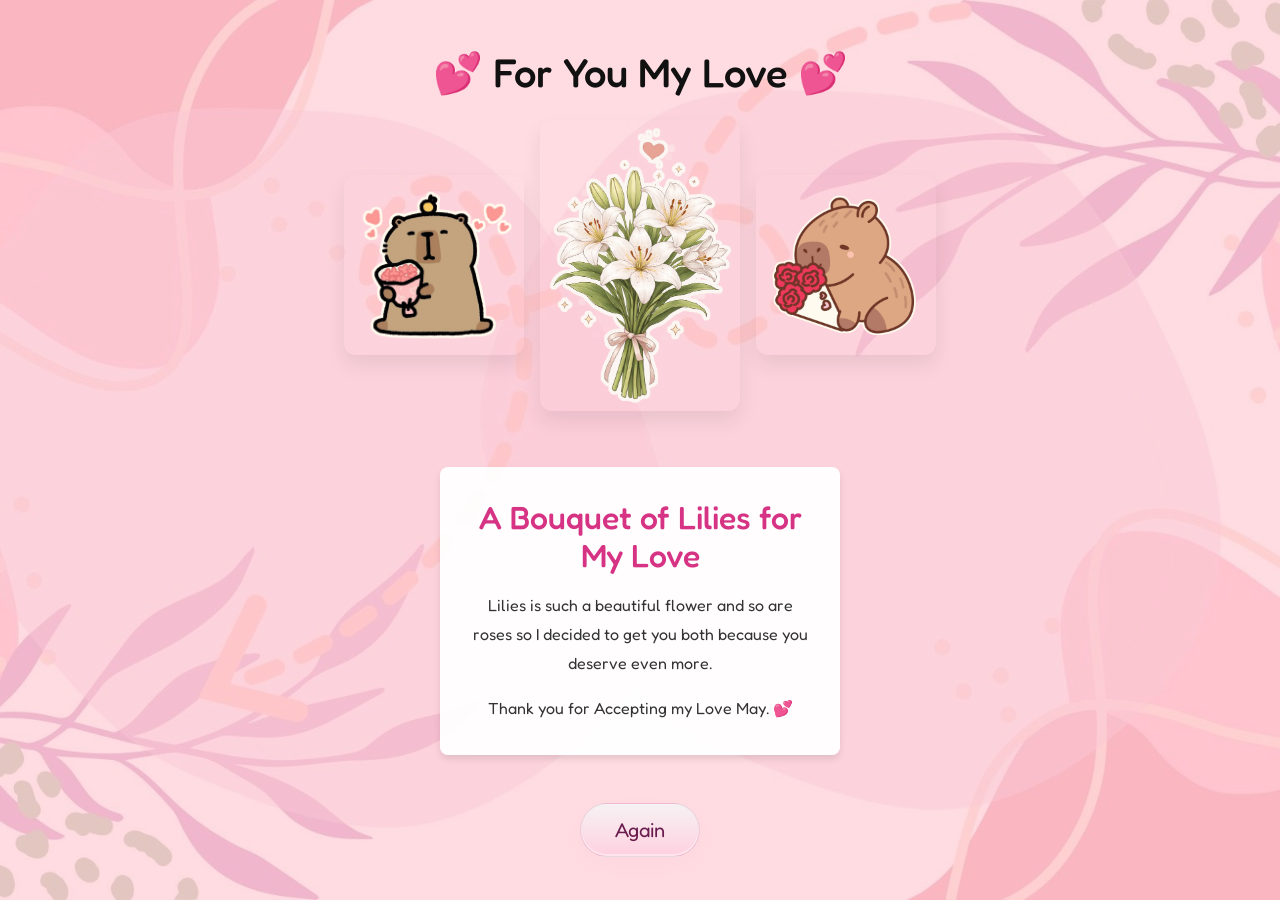
<file: flower.html>
<!DOCTYPE html>
<html>
<head>
  <meta charset="utf-8">
  <meta name="viewport" content="width=device-width, initial-scale=1, shrink-to-fit=no">
  <title>Flowers</title>
  <!-- Bootstrap CSS (CDN) -->
  <link href="https://cdn.jsdelivr.net/npm/bootstrap@5.3.2/dist/css/bootstrap.min.css" rel="stylesheet" integrity="sha384-1CmrxMRARb6aLqgBO7yyAxTOQE2AKb9GfXnE2J5Y6GmYl5G1G6Jjv3gk5v9vNQ5K" crossorigin="anonymous">
  <!-- Google Fonts - Fredoka (Cute) -->
  <link href="https://fonts.googleapis.com/css2?family=Fredoka:wght@400;500;600;700&display=swap" rel="stylesheet">
  <!-- Modular styles -->
  <link rel="stylesheet" href="style.css">
  <style>
    .flowers-container {
      display: flex;
      flex-direction: column;
      align-items: center;
      gap: 2rem;
    }
    .flowers-image {
      max-width: 300px;
      width: 100%;
      border-radius: 8px;
      box-shadow: 0 4px 6px rgba(0,0,0,0.1);
    }
    .flowers-message {
      background: rgba(255,255,255,0.95);
      padding: 2rem;
      border-radius: 8px;
      max-width: 400px;
      box-shadow: 0 4px 6px rgba(0,0,0,0.1);
    }
    .flowers-message h2 {
      color: #d63384;
      margin-bottom: 1rem;
    }
    .flowers-message p {
      color: #333;
      font-size: 1rem;
      line-height: 1.8;
      margin: 0;
    }
    .flower-emojis {
      font-size: 3rem;
      margin: 1rem 0;
      letter-spacing: 0.5rem;
    }
    .flower-gallery {
      display: flex;
      justify-content: center;
      align-items: center;
      gap: 1rem;
      flex-wrap: wrap;
      margin-bottom: 1.5rem;
    }
    .flower-gallery img {
      max-width: 180px;
      width: 100%;
      border-radius: 12px;
      box-shadow: 0 10px 20px rgba(0,0,0,0.08);
      transition: transform 0.2s ease;
      will-change: transform;
    }
    .flower-gallery img:hover {
      transform: translateY(-4px);
    }
    /* floating animation (applied intermittently via JS) */
    @keyframes floatMove {
      0% { transform: translateY(0) rotate(0deg) scale(1); }
      50% { transform: translateY(-12px) rotate(-2deg) scale(1.02); }
      100% { transform: translateY(0) rotate(0deg) scale(1); }
    }
    .flower-gallery img.float {
      animation: floatMove 3.2s ease-in-out both;
    }
    .flower-gallery .flower-big {
      max-width: 200px;
      flex: 0 0 200px;
    }
    .btn-cute-back {
      background: linear-gradient(180deg,#f6f2f3,#ffd0e0);
      color: #6a1b4d;
      border: 1px solid rgba(106,27,77,0.12);
      border-radius: 999px;
      padding: 0.7rem 1.4rem;
      font-family: 'Fredoka', sans-serif;
      box-shadow: 0 8px 18px rgba(255,181,208,0.12), inset 0 -2px 0 rgba(255,255,255,0.4);
      transition: transform 180ms ease, box-shadow 180ms ease;
    }
    .btn-cute-back:hover {
      transform: translateY(-4px);
      box-shadow: 0 12px 26px rgba(255,181,208,0.16);
    }
    .btn-cute-back:active {
      transform: translateY(-1px) scale(0.995);
      box-shadow: 0 6px 12px rgba(255,181,208,0.08);
    }
    @media (max-width: 768px) {
      .flower-gallery {
        gap: 0.75rem;
      }
      .flower-gallery .flower-big {
        max-width: 280px;
        flex: 0 0 280px;
      }
    }
  </style>
</head>
<body>
  <div class="d-flex align-items-center justify-content-center" style="min-height: 100vh; width: 100%; position: relative;">
    <div class="main-container">
      <h1 class="mb-4">💕 For You My Love 💕</h1>
      
      <div class="flowers-container">
        
        <div class="flower-gallery">
          <img src="img/Flowers.png" alt="Flowers bouquet">
          <img src="img/flower_big.png" alt="Large flower display" class="flower-big">
          <img src="img/flower2.png" alt="Flower arrangement">
        </div>
        
        <div class="flowers-message">
          <h2>A Bouquet of Lilies for My Love</h2>
          <p>Lilies is such a beautiful flower and so are roses so I decided to get you both because you deserve even more.</p>
          <p style="margin-top: 1rem;">Thank you for Accepting my Love May. 💕</p>
        </div>
        
        </div>

        <div class="text-center"></br>
          <button class="btn-cute-back btn btn-lg mt-4" onclick="window.location.href='index.html'">Again</button>
        </div>
      </div>
    </div>
  </div>

  <div id="backgroundMusic">
    <audio id="music" src="sound/cute_bg.mp3" autoplay loop></audio>
  </div>
<script>
const music = document.getElementById('music');
let musicStarted = false;

/* =========================
   MUSIC SYSTEM FIX
========================= */
function startMusic() {
  if (!music || musicStarted) return;

  music.volume = 0.35;

  const playPromise = music.play();

  if (playPromise !== undefined) {
    playPromise
      .then(() => {
        musicStarted = true;
      })
      .catch(() => {
        console.log("Autoplay blocked — waiting for interaction");
      });
  }
}

/* Try autoplay on load */
window.addEventListener('DOMContentLoaded', () => {
  startMusic();
});

/* Fallback: unlock on first interaction */
document.addEventListener('click', () => startMusic(), { once: true });
document.addEventListener('touchstart', () => startMusic(), { once: true });

/* =========================
   FLOWER FLOAT ANIMATION
   (your original, cleaned slightly)
========================= */
(function() {
  const imgs = document.querySelectorAll('.flower-gallery img');
  if (!imgs || imgs.length === 0) return;

  function triggerRandomFloat() {
    const i = Math.floor(Math.random() * imgs.length);
    const img = imgs[i];
    if (!img) return;

    img.classList.add('float');

    const duration = 3000 + Math.floor(Math.random() * 2500);
    setTimeout(() => {
      img.classList.remove('float');
    }, duration);
  }

  function scheduleNext() {
    const delay = 2000 + Math.floor(Math.random() * 5000);

    setTimeout(() => {
      if (Math.random() < 0.7) triggerRandomFloat();
      scheduleNext();
    }, delay);
  }

  setTimeout(scheduleNext, 1200);
})();
</script>
</body>
</html>
</file>
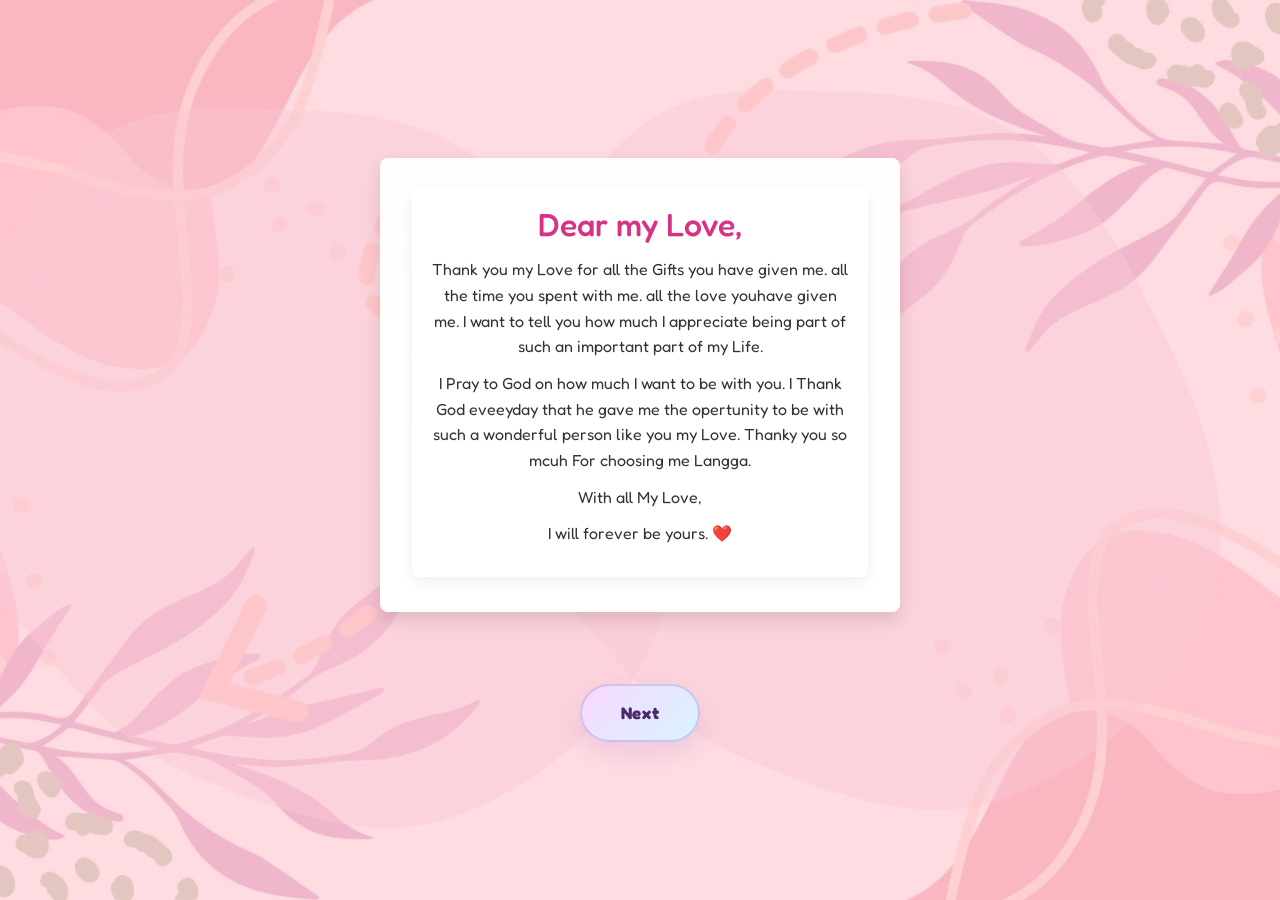
<file: letter.html>
<!DOCTYPE html>
<html>
<head>
  <meta charset="utf-8">
  <meta name="viewport" content="width=device-width, initial-scale=1, shrink-to-fit=no">
  <title>Letter</title>
  <!-- Bootstrap CSS (CDN) -->
  <link href="https://cdn.jsdelivr.net/npm/bootstrap@5.3.2/dist/css/bootstrap.min.css" rel="stylesheet" integrity="sha384-1CmrxMRARb6aLqgBO7yyAxTOQE2AKb9GfXnE2J5Y6GmYl5G1G6Jjv3gk5v9vNQ5K" crossorigin="anonymous">
  <!-- Google Fonts - Fredoka (Cute) -->
  <link href="https://fonts.googleapis.com/css2?family=Fredoka:wght@400;500;600;700&display=swap" rel="stylesheet">
  <!-- Modular styles -->
  <link rel="stylesheet" href="style.css">
  <style>
    .letter-box {
      background: rgba(255,255,255,0.95);
      padding: 3rem 2rem;
      border-radius: 8px;
      max-width: 500px;
      box-shadow: 0 4px 6px rgba(0,0,0,0.1);
      margin-bottom: 2rem;
    }
    .letter-box h2 {
      color: #d63384;
      margin-bottom: 1.5rem;
    }
    .letter-box p {
      color: #333;
      font-size: 1rem;
      line-height: 1.8;
      margin-bottom: 1rem;
    }
    .letter-box p:last-child {
      margin-bottom: 0;
    }
  </style>
</head>
<body>
  <div class="d-flex align-items-center justify-content-center" style="min-height: 100vh; width: 100%; position: relative;">
    <div class="main-container">
      <div class="envelope-container">
        <div class="envelope" id="envelope">
          <div class="flap"></div>
          <div class="body">
            <div class="letter" id="letter">
              <h2>Dear my Love,</h2>
              <p>Thank you my Love for all the Gifts you have given me. all the time you spent with me. all the love youhave given me. I want to tell you how much I appreciate being part of such an important part of my Life.</p>
              <p>I Pray to God on how much I want to be with you. I Thank God eveeyday that he gave me the opertunity to be with such a wonderful person like you my Love. Thanky you so mcuh For choosing me Langga.</p>
              <p>With all My Love,</p>
              <p>I will forever be yours.   ❤️</p>
            </div>
          </div>
        </div>
      </br><br>
        <button class="btn cute-next btn-lg mt-4" onclick="window.location.href='flower.html'">Next</button>
      </div>
    </div>
  </div>

  <div id="backgroundMusic">
    <audio id="music" src="sound/cute_bg.mp3" autoplay loop></audio>
  </div>
<script>
const music = document.getElementById('music');
const envelope = document.getElementById('envelope');

let musicStarted = false;

/* =========================
   MUSIC SYSTEM (FIXED)
========================= */
function startMusic() {
  if (!music || musicStarted) return;

  music.volume = 0.35;

  const playPromise = music.play();

  if (playPromise !== undefined) {
    playPromise
      .then(() => {
        musicStarted = true;
      })
      .catch(() => {
        console.log("Autoplay blocked — waiting for user interaction");
      });
  }
}

/* Try autoplay on page load */
window.addEventListener('DOMContentLoaded', () => {
  startMusic();

  // envelope animation
  if (envelope) {
    setTimeout(() => {
      envelope.classList.add('open');
    }, 700);
  }
});

/* Fallback: unlock music on first interaction */
document.addEventListener('click', () => {
  startMusic();
}, { once: true });

document.addEventListener('touchstart', () => {
  startMusic();
}, { once: true });

/* Optional: next button also ensures music plays */
document.querySelectorAll('button').forEach(btn => {
  btn.addEventListener('click', () => {
    startMusic();
  });
});
</script>
  <style>
    .envelope-container {
      display: flex;
      flex-direction: column;
      align-items: center;
    }
    .envelope {
      width: 520px;
      max-width: 92vw;
      perspective: 1000px;
    }
    .envelope .body {
      position: relative;
      background: linear-gradient(180deg,#fffefc,#fff);
      border-radius: 8px;
      padding: 2.2rem 2rem 1.8rem 2rem;
      box-shadow: 0 8px 18px rgba(0,0,0,0.12);
      overflow: hidden;
    }
    .envelope .flap {
      position: absolute;
      top: 0;
      left: 0;
      right: 0;
      height: 55%;
      background: linear-gradient(135deg,#f2dede,#f7ecec);
      transform-origin: top center;
      transform: rotateX(0deg);
      transition: transform 900ms cubic-bezier(.2,.9,.2,1);
      border-top-left-radius: 8px;
      border-top-right-radius: 8px;
      box-shadow: 0 6px 12px rgba(0,0,0,0.08);
      backface-visibility: hidden;
      z-index: 4;
    }
    .envelope .letter {
      background: #fff;
      border-radius: 6px;
      padding: 1.2rem 1.2rem;
      box-shadow: 0 6px 14px rgba(0,0,0,0.06);
      transform: translateY(30px) scale(0.98);
      transition: transform 900ms cubic-bezier(.2,.9,.2,1), opacity 600ms;
      opacity: 0;
      position: relative;
      z-index: 2;
    }
    .envelope.open .flap {
      transform: rotateX(-180deg);
    }
    .envelope.open .letter {
      transform: translateY(-6px) scale(1);
      opacity: 1;
    }
    .envelope .letter h2 { color: #d63384; margin-bottom: 0.8rem; }
    .envelope .letter p { color: #333; margin-bottom: 0.7rem; line-height: 1.6; }
    @media (max-width: 480px) {
      .envelope { width: 92vw; }
      .envelope .flap { height: 60%; }
      .envelope .body { padding: 1.2rem; }
      .envelope .letter { padding: 0.9rem; }
    }
  </style>
</body>
</html>
</file>
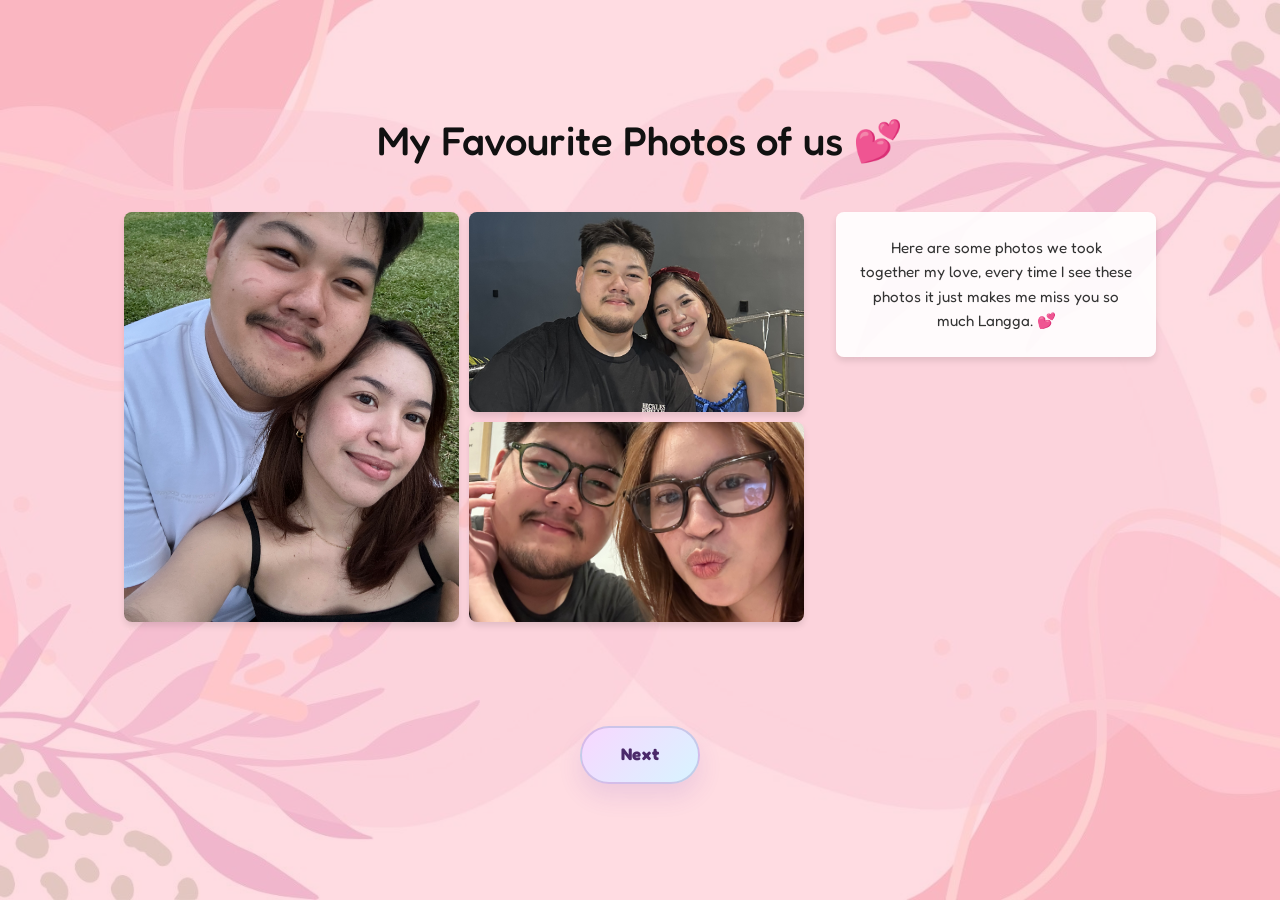
<file: photos.html>
<!DOCTYPE html>
<html>
<head>
  <meta charset="utf-8">
  <meta name="viewport" content="width=device-width, initial-scale=1, shrink-to-fit=no">
  <title>Photos</title>
  <!-- Bootstrap CSS (CDN) -->
  <link href="https://cdn.jsdelivr.net/npm/bootstrap@5.3.2/dist/css/bootstrap.min.css" rel="stylesheet" integrity="sha384-1CmrxMRARb6aLqgBO7yyAxTOQE2AKb9GfXnE2J5Y6GmYl5G1G6Jjv3gk5v9vNQ5K" crossorigin="anonymous">
  <!-- Google Fonts - Fredoka (Cute) -->
  <link href="https://fonts.googleapis.com/css2?family=Fredoka:wght@400;500;600;700&display=swap" rel="stylesheet">
  <!-- Modular styles -->
  <link rel="stylesheet" href="style.css">
  <style>
    .photo-collage {
      display: grid;
      grid-template-columns: 1fr 1fr;
      grid-template-rows: 200px 200px;
      gap: 10px;
      margin-bottom: 2rem;
      max-width: 680px;
      width: 100%;
    }
    .photo-collage img {
      width: 100%;
      height: 100%;
      object-fit: cover;
      border-radius: 8px;
      box-shadow: 0 4px 6px rgba(0,0,0,0.1);
      will-change: transform;
    }
    .photo-collage .large {
      grid-row: span 2;
    }
    .photos-content {
      display: flex;
      gap: 2rem;
      align-items: flex-start;
      flex-wrap: wrap;
      justify-content: center;
    }
    .photos-note {
      background: rgba(255,255,255,0.9);
      padding: 1.5rem;
      border-radius: 8px;
      max-width: 320px;
      box-shadow: 0 4px 6px rgba(0,0,0,0.1);
    }
    .photos-note p {
      margin: 0;
      color: #333;
      font-size: 0.95rem;
      line-height: 1.6;
    }
    @media (max-width: 992px) {
      .photo-collage {
        grid-template-rows: 160px 160px;
        max-width: 100%;
      }
    }

    @media (max-width: 576px) {
      .photo-collage {
        grid-template-columns: 1fr;
        grid-template-rows: repeat(3, 140px);
      }
      .photos-content {
        flex-direction: column;
      }
      .photos-note {
        max-width: 100%;
      }
    }
    /* floating animation for photos */
    @keyframes photoFloat {
      0% { transform: translateY(0) rotate(0deg) scale(1); }
      50% { transform: translateY(-10px) rotate(-1.5deg) scale(1.01); }
      100% { transform: translateY(0) rotate(0deg) scale(1); }
    }
    .photo-collage img.float {
      animation: photoFloat 3.6s ease-in-out both;
    }
  </style>
</head>
<body>
  <div class="d-flex align-items-center justify-content-center" style="min-height: 100vh; width: 100%; position: relative;">
    <div class="main-container">
      <h1 class="mb-5">My Favourite Photos of us 💕</h1>
      
      <div class="photos-content">
        <div class="photo-collage">
          <img src="img/1.jpeg" alt="Photo 1" class="large">
          <img src="img/2.jpeg" alt="Photo 2">
          <img src="img/3.jpeg" alt="Photo 3">
        </div>
        
        <div class="photos-note">
          <p>Here are some photos we took together my love, every time I see these photos it just makes me miss you so  much Langga. 💕</p>
        </div>
      </div>
    </br>
      <button class="btn cute-next btn-lg mt-5" onclick="window.location.href='letter.html'">Next</button>
    </div>
  </div>

  <div id="backgroundMusic">
  <audio id="music" src="sound/cute_bg.mp3" loop></audio>
</div>
 <script>
const music = document.getElementById('music');
let musicStarted = false;

/* =========================
   MUSIC START SYSTEM
========================= */
function startMusic() {
  if (!music || musicStarted) return;

  music.volume = 0.35;

  const playPromise = music.play();

  if (playPromise !== undefined) {
    playPromise
      .then(() => {
        musicStarted = true;
      })
      .catch(() => {
        console.log("Autoplay blocked — waiting for interaction");
      });
  }
}

/* Try autoplay on load */
window.addEventListener('DOMContentLoaded', () => {
  startMusic();
});

/* Fallback: start on first user interaction */
document.addEventListener('click', () => {
  startMusic();
}, { once: true });

/* =========================
   PHOTO FLOAT SYSTEM (your original)
========================= */
(function() {
  const photos = document.querySelectorAll('.photo-collage img');
  if (!photos || photos.length === 0) return;

  function triggerFloat() {
    const idx = Math.floor(Math.random() * photos.length);
    const el = photos[idx];
    if (!el) return;

    el.classList.add('float');

    const animDuration = 3600 + Math.floor(Math.random() * 2400);
    setTimeout(() => el.classList.remove('float'), animDuration);
  }

  function schedule() {
    const delay = 2500 + Math.floor(Math.random() * 6000);

    setTimeout(() => {
      if (Math.random() < 0.75) triggerFloat();
      schedule();
    }, delay);
  }

  setTimeout(schedule, 1200);
})();
</script>
</body>
</html>
</file>
<file: style.css>
/* Temporary modular styles for index.html (previously will_you_be_my_girlfriend.html) */
:root { --overlay: rgba(255,192,203,0.55); }
* { box-sizing: border-box; }
html, body { 
  height: 100%; 
  width: 100%;
  margin: 0;
  padding: 0;
}
body {
  margin: 0;
  font-family: 'Fredoka', -apple-system, BlinkMacSystemFont, "Segoe UI", sans-serif;
  background-image: url('img/bg.jpg');
  background-size: cover;
  background-position: center;
  background-repeat: no-repeat;
  -webkit-font-smoothing: antialiased;
  -moz-osx-font-smoothing: grayscale;
  color: #111;
  -webkit-touch-callout: none;
  -webkit-tap-highlight-color: rgba(0,0,0,0);
}

/* translucent overlay to improve contrast */
body::before {
  content: "";
  position: fixed;
  inset: 0;
  background: var(--overlay);
  z-index: 0;
  pointer-events: none;
}

/* Put primary content above overlay */
.main-container { 
  position: relative; 
  z-index: 1; 
  max-width: 90vw;
  width: 100%;
  padding: 3rem 2rem;
  text-align: center;
  display: flex;
  flex-direction: column;
  align-items: center;
  justify-content: center;
}

#optionsSection {
  width: 100%;
  display: flex;
  justify-content: center;
  align-items: center;
  gap: 4rem;
  flex-wrap: wrap;
}

h1, h2, p {
  width: 100%;
}

/* Ensure buttons are large enough for touch */
.btn { min-width: 120px; touch-action: manipulation; }

/* Image button styling */
.button-img {
  transition: transform 0.2s ease, filter 0.2s ease;
  display: inline-block;
}
.button-img:hover {
  transform: scale(1.05);
  filter: brightness(1.1);
}
.button-img:active {
  transform: scale(0.95);
}

.cute-next {
  display: inline-flex;
  align-items: center;
  justify-content: center;
  gap: 0.5rem;
  padding: 0.9rem 2rem;
  font-size: 1.05rem;
  font-weight: 700;
  letter-spacing: 0.04em;
  color: #4b2a6a;
  background: linear-gradient(135deg, #f8d7ff 0%, #d8f4ff 100%);
  border: 2px solid rgba(92, 63, 146, 0.2);
  border-radius: 999px;
  box-shadow: 0 12px 24px rgba(111, 66, 193, 0.12);
  transition: transform 0.2s ease, box-shadow 0.2s ease, background 0.2s ease;
}
.cute-next:hover {
  transform: translateY(-2px);
  box-shadow: 0 16px 28px rgba(111, 66, 193, 0.18);
  background: linear-gradient(135deg, #ffe3f9 0%, #c9ecff 100%);
}
.cute-next:active {
  transform: scale(0.98);
}
.cute-next:focus-visible {
  outline: 3px solid rgba(92, 63, 146, 0.35);
  outline-offset: 4px;
}

/* Music control */
#backgroundMusic { position: fixed; bottom: 12px; right: 12px; z-index: 2; }

/* Responsive tweaks for iPad and iPhone */
@media (max-width: 768px) {
  .main-container { 
    padding: 1.5rem 1rem;
    max-width: 95vw;
  }
  h1 { font-size: 1.5rem; }
  #optionsSection {
    gap: 2rem;
  }
}
@media (max-width: 480px) {
  h1 { font-size: 1.2rem; }
  #optionsSection {
    gap: 1.5rem;
  }
  .button-img {
    max-width: 120px !important;
  }
}
</file>
